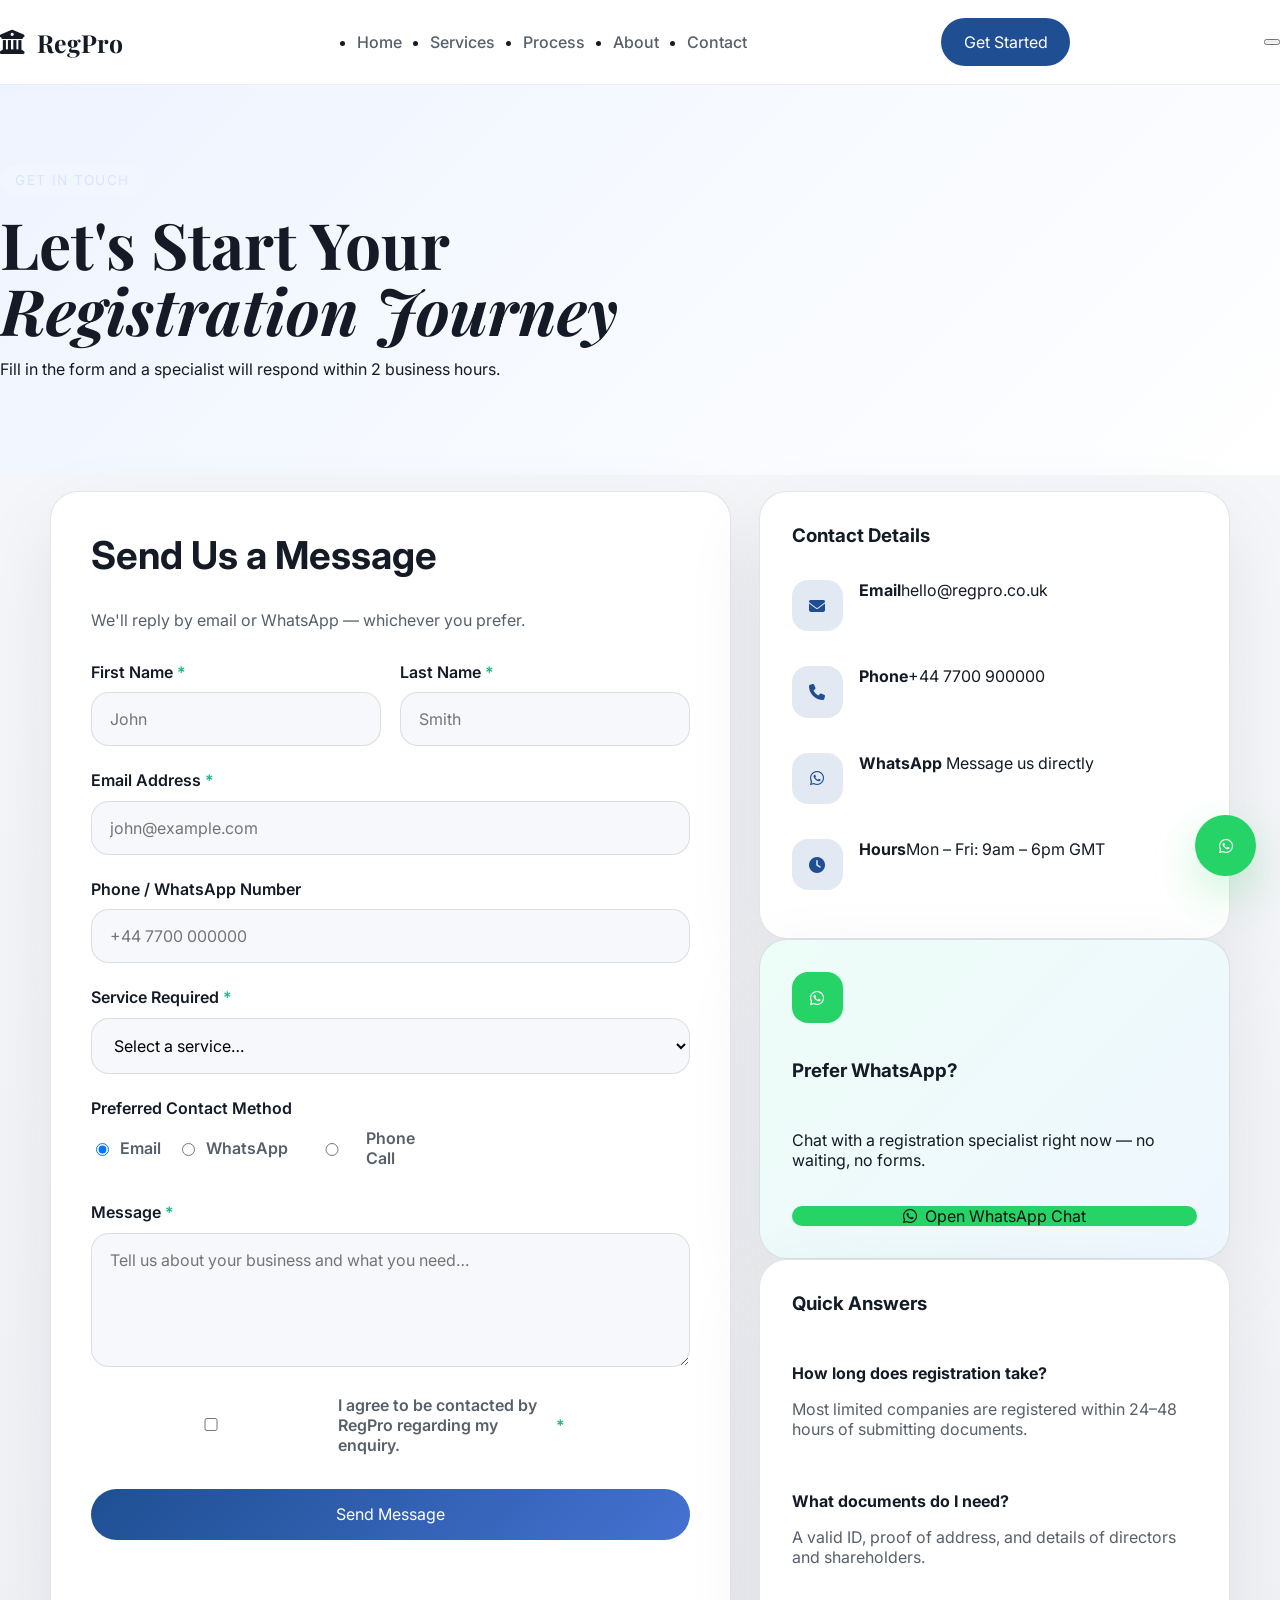
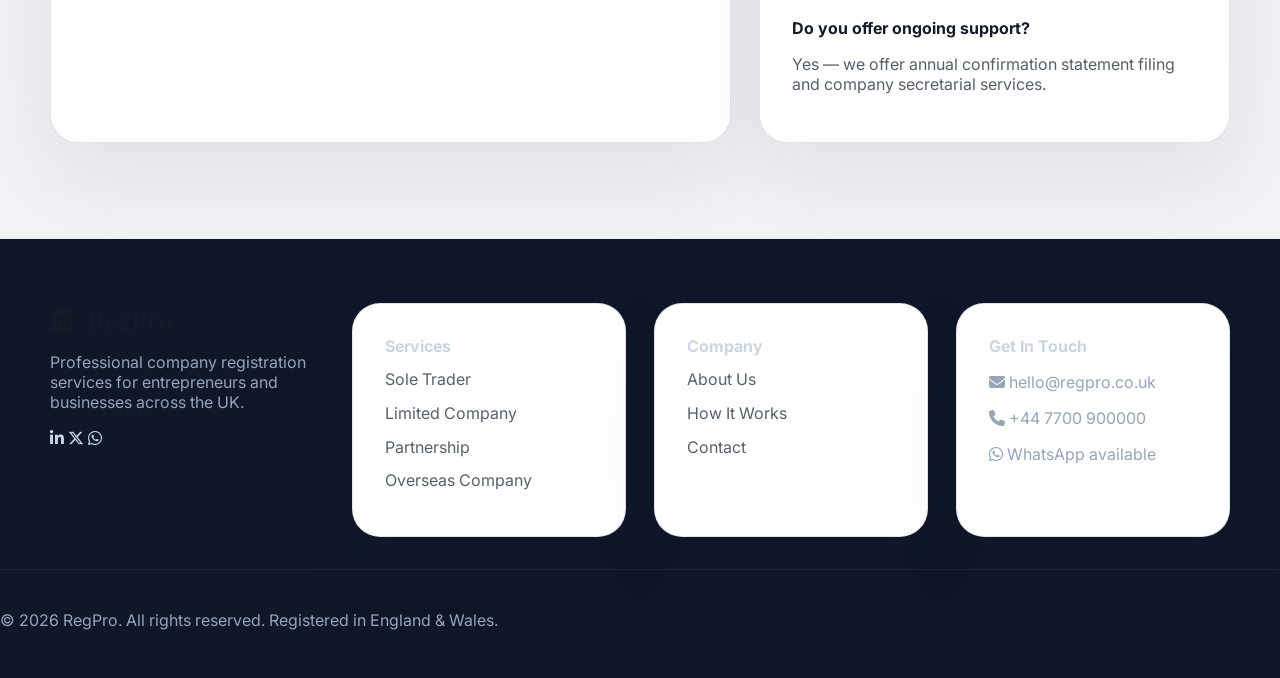
<file: contact.html>
<!DOCTYPE html>
<html lang="en">
<head>
  <meta charset="UTF-8" />
  <meta name="viewport" content="width=device-width, initial-scale=1.0" />
  <title>Contact Us | RegPro</title>
  <meta name="description" content="Get in touch with RegPro. Start your company registration or ask us anything." />
  <link rel="preconnect" href="https://fonts.googleapis.com" />
  <link rel="preconnect" href="https://fonts.gstatic.com" crossorigin />
  <link href="https://fonts.googleapis.com/css2?family=Playfair+Display:ital,wght@0,400;0,600;0,700;1,400;1,600&family=Inter:wght@300;400;500;600&display=swap" rel="stylesheet" />
  <link rel="stylesheet" href="https://cdnjs.cloudflare.com/ajax/libs/font-awesome/6.5.0/css/all.min.css" />
  <link rel="stylesheet" href="css/style.css" />
</head>
<body>

  <!-- ===== NAVBAR ===== -->
  <nav class="navbar" id="navbar">
    <div class="nav-container">
      <a href="index.html" class="nav-logo">
        <i class="fas fa-building-columns"></i>
        <span>RegPro</span>
      </a>
      <ul class="nav-links" id="navLinks">
        <li><a href="index.html">Home</a></li>
        <li><a href="index.html#services">Services</a></li>
        <li><a href="index.html#process">Process</a></li>
        <li><a href="index.html#about">About</a></li>
        <li><a href="contact.html" class="nav-active">Contact</a></li>
      </ul>
      <a href="contact.html" class="btn-nav">Get Started</a>
      <button class="hamburger" id="hamburger" aria-label="Open menu">
        <span></span><span></span><span></span>
      </button>
    </div>
  </nav>

  <!-- ===== PAGE HERO ===== -->
  <section class="page-hero">
    <div class="page-hero-inner">
      <span class="tag">Get In Touch</span>
      <h1>Let's Start Your<br /><em>Registration Journey</em></h1>
      <p>Fill in the form and a specialist will respond within 2 business hours.</p>
    </div>
  </section>

  <!-- ===== CONTACT SECTION ===== -->
  <section class="section contact-section">
    <div class="container contact-grid">

      <!-- Form -->
      <div class="form-wrap">
        <h2>Send Us a Message</h2>
        <p class="form-intro">We'll reply by email or WhatsApp — whichever you prefer.</p>

        <form id="contactForm" novalidate>

          <div class="form-row">
            <div class="form-group">
              <label for="firstName">First Name <span class="req">*</span></label>
              <input type="text" id="firstName" name="firstName" placeholder="John" required />
              <span class="err" id="firstNameErr"></span>
            </div>
            <div class="form-group">
              <label for="lastName">Last Name <span class="req">*</span></label>
              <input type="text" id="lastName" name="lastName" placeholder="Smith" required />
              <span class="err" id="lastNameErr"></span>
            </div>
          </div>

          <div class="form-group">
            <label for="email">Email Address <span class="req">*</span></label>
            <input type="email" id="email" name="email" placeholder="john@example.com" required />
            <span class="err" id="emailErr"></span>
          </div>

          <div class="form-group">
            <label for="phone">Phone / WhatsApp Number</label>
            <input type="tel" id="phone" name="phone" placeholder="+44 7700 000000" />
          </div>

          <div class="form-group">
            <label for="service">Service Required <span class="req">*</span></label>
            <select id="service" name="service" required>
              <option value="" disabled selected>Select a service…</option>
              <option value="sole-trader">Sole Trader Registration</option>
              <option value="limited-company">Limited Company Registration</option>
              <option value="partnership">Partnership Registration</option>
              <option value="overseas">Overseas Company (UK Branch)</option>
              <option value="other">Other / General Enquiry</option>
            </select>
            <span class="err" id="serviceErr"></span>
          </div>

          <div class="form-group">
            <label>Preferred Contact Method</label>
            <div class="radio-row">
              <label class="radio-opt"><input type="radio" name="contact" value="email" checked /> Email</label>
              <label class="radio-opt"><input type="radio" name="contact" value="whatsapp" /> WhatsApp</label>
              <label class="radio-opt"><input type="radio" name="contact" value="phone" /> Phone Call</label>
            </div>
          </div>

          <div class="form-group">
            <label for="message">Message <span class="req">*</span></label>
            <textarea id="message" name="message" rows="5" placeholder="Tell us about your business and what you need…" required></textarea>
            <span class="err" id="messageErr"></span>
          </div>

          <div class="form-group">
            <label class="checkbox-opt">
              <input type="checkbox" id="consent" name="consent" required />
              I agree to be contacted by RegPro regarding my enquiry. <span class="req">*</span>
            </label>
            <span class="err" id="consentErr"></span>
          </div>

          <button type="submit" class="btn btn-primary btn-block" id="submitBtn">
            <span id="btnText">Send Message</span>
            <i class="fas fa-circle-notch fa-spin hidden" id="btnSpinner"></i>
          </button>
        </form>

        <!-- Success state -->
        <div class="form-success hidden" id="formSuccess">
          <i class="fas fa-circle-check"></i>
          <h3>Message Sent!</h3>
          <p>Thank you for reaching out. We'll be in touch within 2 business hours.</p>
          <a href="index.html" class="btn btn-ghost">Back to Home</a>
        </div>
      </div>

      <!-- Sidebar -->
      <aside class="contact-aside">

        <div class="info-card">
          <h3>Contact Details</h3>
          <div class="info-row">
            <div class="info-ico"><i class="fas fa-envelope"></i></div>
            <div><strong>Email</strong><a href="mailto:hello@regpro.co.uk">hello@regpro.co.uk</a></div>
          </div>
          <div class="info-row">
            <div class="info-ico"><i class="fas fa-phone"></i></div>
            <div><strong>Phone</strong><a href="tel:+447700900000">+44 7700 900000</a></div>
          </div>
          <div class="info-row">
            <div class="info-ico wa-ico"><i class="fab fa-whatsapp"></i></div>
            <div>
              <strong>WhatsApp</strong>
              <a href="https://wa.me/447700900000?text=Hello%20RegPro%2C%20I%27d%20like%20to%20enquire%20about%20company%20registration." target="_blank" rel="noopener">Message us directly</a>
            </div>
          </div>
          <div class="info-row">
            <div class="info-ico"><i class="fas fa-clock"></i></div>
            <div><strong>Hours</strong><span>Mon – Fri: 9am – 6pm GMT</span></div>
          </div>
        </div>

        <div class="wa-card">
          <div class="wa-card-icon"><i class="fab fa-whatsapp"></i></div>
          <h3>Prefer WhatsApp?</h3>
          <p>Chat with a registration specialist right now — no waiting, no forms.</p>
          <a href="https://wa.me/447700900000?text=Hello%20RegPro%2C%20I%27d%20like%20to%20enquire%20about%20company%20registration."
             target="_blank" rel="noopener" class="btn btn-wa btn-block">
            <i class="fab fa-whatsapp"></i> Open WhatsApp Chat
          </a>
        </div>

        <div class="info-card">
          <h3>Quick Answers</h3>
          <div class="faq-item">
            <strong>How long does registration take?</strong>
            <p>Most limited companies are registered within 24–48 hours of submitting documents.</p>
          </div>
          <div class="faq-item">
            <strong>What documents do I need?</strong>
            <p>A valid ID, proof of address, and details of directors and shareholders.</p>
          </div>
          <div class="faq-item">
            <strong>Do you offer ongoing support?</strong>
            <p>Yes — we offer annual confirmation statement filing and company secretarial services.</p>
          </div>
        </div>

      </aside>
    </div>
  </section>

  <!-- ===== FOOTER ===== -->
  <footer class="footer">
    <div class="container footer-grid">
      <div class="footer-brand">
        <a href="index.html" class="nav-logo">
          <i class="fas fa-building-columns"></i><span>RegPro</span>
        </a>
        <p>Professional company registration services for entrepreneurs and businesses across the UK.</p>
        <div class="socials">
          <a href="#" aria-label="LinkedIn"><i class="fab fa-linkedin-in"></i></a>
          <a href="#" aria-label="Twitter / X"><i class="fab fa-x-twitter"></i></a>
          <a href="https://wa.me/447700900000" target="_blank" rel="noopener" aria-label="WhatsApp"><i class="fab fa-whatsapp"></i></a>
        </div>
      </div>
      <div class="footer-col">
        <h4>Services</h4>
        <ul>
          <li><a href="index.html#services">Sole Trader</a></li>
          <li><a href="index.html#services">Limited Company</a></li>
          <li><a href="index.html#services">Partnership</a></li>
          <li><a href="index.html#services">Overseas Company</a></li>
        </ul>
      </div>
      <div class="footer-col">
        <h4>Company</h4>
        <ul>
          <li><a href="index.html#about">About Us</a></li>
          <li><a href="index.html#process">How It Works</a></li>
          <li><a href="contact.html">Contact</a></li>
        </ul>
      </div>
      <div class="footer-col">
        <h4>Get In Touch</h4>
        <p><i class="fas fa-envelope"></i> hello@regpro.co.uk</p>
        <p><i class="fas fa-phone"></i> +44 7700 900000</p>
        <p><i class="fab fa-whatsapp"></i> WhatsApp available</p>
      </div>
    </div>
    <div class="footer-bottom">
      <p>&copy; 2026 RegPro. All rights reserved. Registered in England &amp; Wales.</p>
    </div>
  </footer>

  <!-- ===== WHATSAPP FLOAT ===== -->
  <a href="https://wa.me/447700900000?text=Hello%20RegPro%2C%20I%27d%20like%20to%20enquire%20about%20company%20registration."
     class="wa-float" target="_blank" rel="noopener" aria-label="Chat on WhatsApp">
    <i class="fab fa-whatsapp"></i>
    <span class="wa-tooltip">Chat with us!</span>
  </a>

  <script src="js/main.js"></script>
</body>
</html>
</file>
<file: css/style.css>
:root {
  --bg: #f4f6f8;
  --surface: #ffffff;
  --text: #141b26;
  --muted: #57606a;
  --primary: #1f4f92;
  --primary-2: #4571d1;
  --accent: #1fb789;
  --border: rgba(31, 36, 48, 0.12);
  --shadow: 0 28px 80px rgba(20, 27, 38, 0.08);
}

* {
  box-sizing: border-box;
}

html {
  scroll-behavior: smooth;
}

body {
  margin: 0;
  font-family: 'Inter', sans-serif;
  color: var(--text);
  background: linear-gradient(180deg, #f7f8fa 0%, #eef0f4 100%);
}

a {
  color: inherit;
  text-decoration: none;
}

img {
  width: 100%;
  display: block;
}

button,
input,
textarea,
select {
  font: inherit;
}

.container {
  width: min(1180px, calc(100% - 2rem));
  margin: 0 auto;
}

.navbar {
  position: sticky;
  top: 0;
  z-index: 50;
  background: rgba(255, 255, 255, 0.94);
  backdrop-filter: blur(12px);
  border-bottom: 1px solid rgba(31, 36, 48, 0.08);
}

.nav-container {
  display: flex;
  align-items: center;
  justify-content: space-between;
  gap: 1rem;
  padding: 1rem 0;
}

.nav-logo {
  display: inline-flex;
  align-items: center;
  gap: 0.75rem;
  font-family: 'Playfair Display', serif;
  font-size: 1.55rem;
  font-weight: 700;
  color: var(--text);
}

.nav-links {
  display: flex;
  align-items: center;
  gap: 1.75rem;
  flex-wrap: wrap;
}

.nav-links a {
  color: var(--muted);
  font-weight: 500;
  transition: color 0.2s ease;
}

.nav-links a:hover,
.nav-active {
  color: var(--primary);
}

.btn-nav,
.btn {
  display: inline-flex;
  align-items: center;
  justify-content: center;
  gap: 0.5rem;
  border-radius: 999px;
  border: none;
  cursor: pointer;
  transition: transform 0.25s ease, box-shadow 0.25s ease, background 0.25s ease;
}

.btn-nav {
  padding: 0.9rem 1.4rem;
  background: var(--primary);
  color: #fff;
}

.btn-nav:hover,
.btn:hover {
  transform: translateY(-2px);
}

.hero {
  position: relative;
  min-height: 85vh;
  display: flex;
  align-items: center;
  padding: 3rem 0 5rem;
}

.hero-bg-wrap {
  position: absolute;
  inset: 0;
  overflow: hidden;
  z-index: 0;
}

.hero-img {
  width: 100%;
  height: 100%;
  object-fit: cover;
  filter: brightness(0.55);
}

.hero-overlay {
  position: absolute;
  inset: 0;
  background: linear-gradient(180deg, rgba(15, 25, 45, 0.55), rgba(15, 25, 45, 0.8));
}

.hero-content {
  position: relative;
  z-index: 1;
  max-width: 720px;
  color: #fff;
  margin-left: 2rem;
}

.badge,
.tag {
  display: inline-flex;
  align-items: center;
  gap: 0.45rem;
  padding: 0.45rem 0.95rem;
  border-radius: 999px;
  background: rgba(255, 255, 255, 0.14);
  color: #d8e3ff;
  font-size: 0.85rem;
  letter-spacing: 0.1em;
  text-transform: uppercase;
}

.hero h1,
.section-head h2,
.page-hero h1 {
  font-family: 'Playfair Display', serif;
  line-height: 1.03;
}

.hero h1 {
  font-size: clamp(3rem, 5vw, 4.5rem);
  margin: 1.2rem 0 1rem;
}

.hero p {
  font-size: 1.05rem;
  max-width: 36rem;
  color: #d9e3ff;
  margin-bottom: 2rem;
}

.hero-btns {
  display: flex;
  flex-wrap: wrap;
  gap: 1rem;
}

.btn-primary {
  background: linear-gradient(135deg, var(--primary), var(--primary-2));
  color: #fff;
  padding: 0.95rem 1.8rem;
}

.btn-ghost {
  background: rgba(255, 255, 255, 0.14);
  color: #fff;
  border: 1px solid rgba(255, 255, 255, 0.28);
  padding: 0.95rem 1.8rem;
}

.section {
  padding: 6rem 0;
}

.section-alt {
  background: #eef2f8;
}

.section-head {
  max-width: 680px;
  margin-bottom: 2.5rem;
}

.section-head h2 {
  font-size: clamp(2.4rem, 4vw, 3.4rem);
  margin: 1rem 0 1rem;
}

.section-head p {
  color: var(--muted);
  font-size: 1rem;
  line-height: 1.8;
}

.cards-grid,
.process-row,
.about-grid,
.testi-grid,
.footer-grid,
.contact-grid {
  display: grid;
  gap: 1.75rem;
}

.cards-grid {
  grid-template-columns: repeat(4, minmax(0, 1fr));
}

.card,
.card-featured,
.testi-card,
.info-card,
.wa-card,
.form-wrap,
.footer-col {
  background: #fff;
  border: 1px solid var(--border);
  border-radius: 28px;
  box-shadow: var(--shadow);
  padding: 2rem;
}

.card-featured {
  border-color: rgba(31, 36, 48, 0.12);
  background: linear-gradient(180deg, #ffffff 0%, #f8fbff 100%);
}

.card-icon,
.highlight i,
.info-ico,
.wa-card-icon {
  width: 3.2rem;
  height: 3.2rem;
  display: grid;
  place-items: center;
  border-radius: 16px;
  background: rgba(31, 79, 146, 0.12);
  color: var(--primary);
  margin-bottom: 1rem;
}

.card h3,
.process-step h3,
.about-body h2,
.testi-card p,
.footer-col h4,
.info-card h3,
.wa-card h3 {
  margin: 0 0 0.85rem;
}

.card p,
.testi-card p,
.about-body p,
.section-head p,
.info-card p,
.faq-item p,
.footer-col ul li,
.about-body span,
.footer-bottom p {
  color: var(--muted);
}

.check-list {
  list-style: none;
  padding: 0;
  margin: 1.25rem 0 0;
}

.check-list li {
  position: relative;
  padding-left: 1.6rem;
  margin-bottom: 0.75rem;
}

.check-list li::before {
  content: '\f00c';
  font-family: 'Font Awesome 6 Free';
  font-weight: 900;
  position: absolute;
  left: 0;
  top: 0.05rem;
  color: var(--accent);
  font-size: 0.9rem;
}

.process-row {
  grid-template-columns: repeat(4, minmax(0, 1fr));
  align-items: start;
}

.process-step {
  background: #fff;
  border: 1px solid rgba(31, 36, 48, 0.08);
  border-radius: 24px;
  padding: 2rem;
}

.step-num {
  display: inline-flex;
  align-items: center;
  justify-content: center;
  width: 3rem;
  height: 3rem;
  border-radius: 18px;
  background: var(--primary);
  color: #fff;
  font-weight: 700;
  margin-bottom: 1.2rem;
}

.process-arrow {
  display: none;
}

.about-grid {
  grid-template-columns: 1.1fr 0.9fr;
  align-items: center;
}

.about-img-wrap {
  position: relative;
  border-radius: 28px;
  overflow: hidden;
}

.about-pill {
  position: absolute;
  right: 1rem;
  bottom: 1rem;
  display: inline-flex;
  flex-direction: column;
  gap: 0.25rem;
  padding: 1rem 1.2rem;
  border-radius: 22px;
  background: rgba(31, 79, 146, 0.95);
  color: #fff;
  box-shadow: 0 20px 60px rgba(31, 79, 146, 0.18);
}

.about-pill strong {
  font-size: 1.2rem;
}

.highlights {
  display: grid;
  gap: 1rem;
  margin: 2rem 0;
}

.highlight {
  display: flex;
  gap: 1rem;
  align-items: flex-start;
}

.highlight div strong {
  display: block;
  margin-bottom: 0.35rem;
}

.testi-grid {
  grid-template-columns: repeat(3, minmax(0, 1fr));
}

.testi-card {
  padding: 2.2rem;
}

.stars {
  color: #ffba00;
  margin-bottom: 1rem;
  font-size: 1rem;
}

.testi-author {
  display: flex;
  align-items: center;
  gap: 1rem;
  margin-top: 1.5rem;
}

.testi-author img {
  width: 3rem;
  height: 3rem;
  border-radius: 50%;
}

.cta-banner {
  background: linear-gradient(135deg, #1f4f92, #4571d1);
  color: #fff;
  padding: 4.5rem 0;
  border-radius: 36px;
  margin: 4rem 0;
}

.cta-banner .container {
  display: flex;
  align-items: center;
  justify-content: space-between;
  gap: 2rem;
}

.cta-banner h2 {
  font-size: clamp(2rem, 3vw, 3rem);
  margin: 0 0 0.5rem;
}

.cta-btns {
  display: flex;
  flex-wrap: wrap;
  gap: 1rem;
}

.btn-wa {
  background: #25d366;
  color: #111;
}

.footer {
  padding: 4rem 0 2rem;
  background: #0f1729;
  color: #cbd5e1;
}

.footer-grid {
  grid-template-columns: repeat(4, minmax(0, 1fr));
}

.footer-brand p,
.footer-col p,
.footer-col li,
.footer-bottom p {
  color: #97a5b6;
}

.footer-col ul {
  list-style: none;
  padding: 0;
  margin: 0;
}

.footer-col li {
  margin-bottom: 0.85rem;
}

.footer-bottom {
  margin-top: 2rem;
  padding-top: 1.5rem;
  border-top: 1px solid rgba(255, 255, 255, 0.08);
}

.page-hero {
  background: linear-gradient(135deg, #eef4ff 0%, #ffffff 100%);
  padding: 5rem 0;
}

.page-hero-inner {
  max-width: 720px;
}

.page-hero h1 {
  font-size: clamp(2.8rem, 5vw, 4rem);
  margin: 1rem 0;
}

.contact-section {
  padding-top: 1rem;
}

.contact-grid {
  grid-template-columns: 1.3fr 0.9fr;
}

.form-wrap {
  padding: 2.5rem;
}

.form-wrap h2 {
  margin-top: 0;
  font-size: 2.4rem;
}

.form-intro {
  color: var(--muted);
  margin-bottom: 2rem;
}

.form-row {
  display: grid;
  grid-template-columns: repeat(2, minmax(0, 1fr));
  gap: 1.2rem;
}

.form-group {
  margin-bottom: 1.5rem;
}

label {
  display: block;
  margin-bottom: 0.65rem;
  font-weight: 600;
}

input,
textarea,
select {
  width: 100%;
  border: 1px solid rgba(31, 36, 48, 0.12);
  border-radius: 18px;
  background: #f6f8fb;
  padding: 1rem 1.1rem;
  outline: none;
  transition: border-color 0.2s ease, box-shadow 0.2s ease;
}

input:focus,
textarea:focus,
select:focus {
  border-color: var(--primary);
  box-shadow: 0 0 0 4px rgba(31, 79, 146, 0.1);
}

textarea {
  resize: vertical;
}

.req {
  color: var(--accent);
}

.radio-row {
  display: flex;
  gap: 1rem;
  flex-wrap: wrap;
}

.radio-opt,
.checkbox-opt {
  display: inline-flex;
  align-items: center;
  gap: 0.5rem;
  color: var(--muted);
}

.btn-block {
  width: 100%;
}

.form-success,
.hidden {
  display: none;
}

.form-success {
  background: #f0fcf7;
  border: 1px solid rgba(31, 183, 137, 0.18);
  padding: 2rem;
  border-radius: 24px;
  text-align: center;
}

.form-success h3 {
  margin: 1rem 0 0.5rem;
}

.form-success p {
  margin: 0 0 1.5rem;
}

.info-card,
.wa-card {
  display: flex;
  flex-direction: column;
  gap: 1.2rem;
}

.info-row {
  display: grid;
  grid-template-columns: auto 1fr;
  gap: 1rem;
  align-items: start;
}

.info-ico,
.wa-card-icon {
  min-width: 3rem;
  min-height: 3rem;
  display: grid;
  place-items: center;
  border-radius: 16px;
  background: rgba(31, 79, 146, 0.12);
  color: var(--primary);
}

.wa-card {
  background: linear-gradient(135deg, #edfdf7, #eff7ff);
}

.wa-card-icon {
  background: #25d366;
  color: #fff;
}

.wa-card h3 {
  margin-top: 0;
}

.faq-item {
  margin-top: 1rem;
}

.faq-item strong {
  display: block;
  margin-bottom: 0.4rem;
}

.wa-float {
  position: fixed;
  right: 1.5rem;
  bottom: 1.5rem;
  width: 3.8rem;
  height: 3.8rem;
  border-radius: 50%;
  background: #25d366;
  color: #fff;
  display: grid;
  place-items: center;
  text-decoration: none;
  box-shadow: 0 18px 45px rgba(37, 211, 102, 0.24);
  z-index: 60;
}

.wa-tooltip {
  position: absolute;
  right: 110%;
  top: 50%;
  transform: translateY(-50%);
  padding: 0.75rem 1rem;
  border-radius: 16px;
  background: rgba(17, 24, 39, 0.95);
  color: #fff;
  white-space: nowrap;
  opacity: 0;
  pointer-events: none;
  transition: opacity 0.2s ease;
}

.wa-float:hover .wa-tooltip {
  opacity: 1;
}

.footer-bottom {
  display: flex;
  justify-content: space-between;
  align-items: center;
  gap: 1rem;
}

@media (max-width: 1100px) {
  .cards-grid,
  .testi-grid,
  .footer-grid {
    grid-template-columns: repeat(2, minmax(0, 1fr));
  }

  .about-grid,
  .contact-grid,
  .cta-banner .container {
    grid-template-columns: 1fr;
  }
}

@media (max-width: 760px) {
  .nav-container {
    flex-direction: column;
    align-items: stretch;
  }

  .nav-links {
    justify-content: center;
  }

  .hero {
    min-height: 70vh;
  }

  .hero-content {
    margin-left: 0;
    padding: 4rem 0 3rem;
  }

  .hero h1 {
    font-size: clamp(2.4rem, 9vw, 3.4rem);
  }

  .card,
  .card-featured,
  .process-step,
  .info-card,
  .wa-card,
  .footer-col {
    padding: 1.7rem;
  }

  .form-row {
    grid-template-columns: 1fr;
  }

  .footer-bottom {
    flex-direction: column;
    text-align: center;
  }

  .wa-tooltip {
    display: none;
  }
}
</file>
